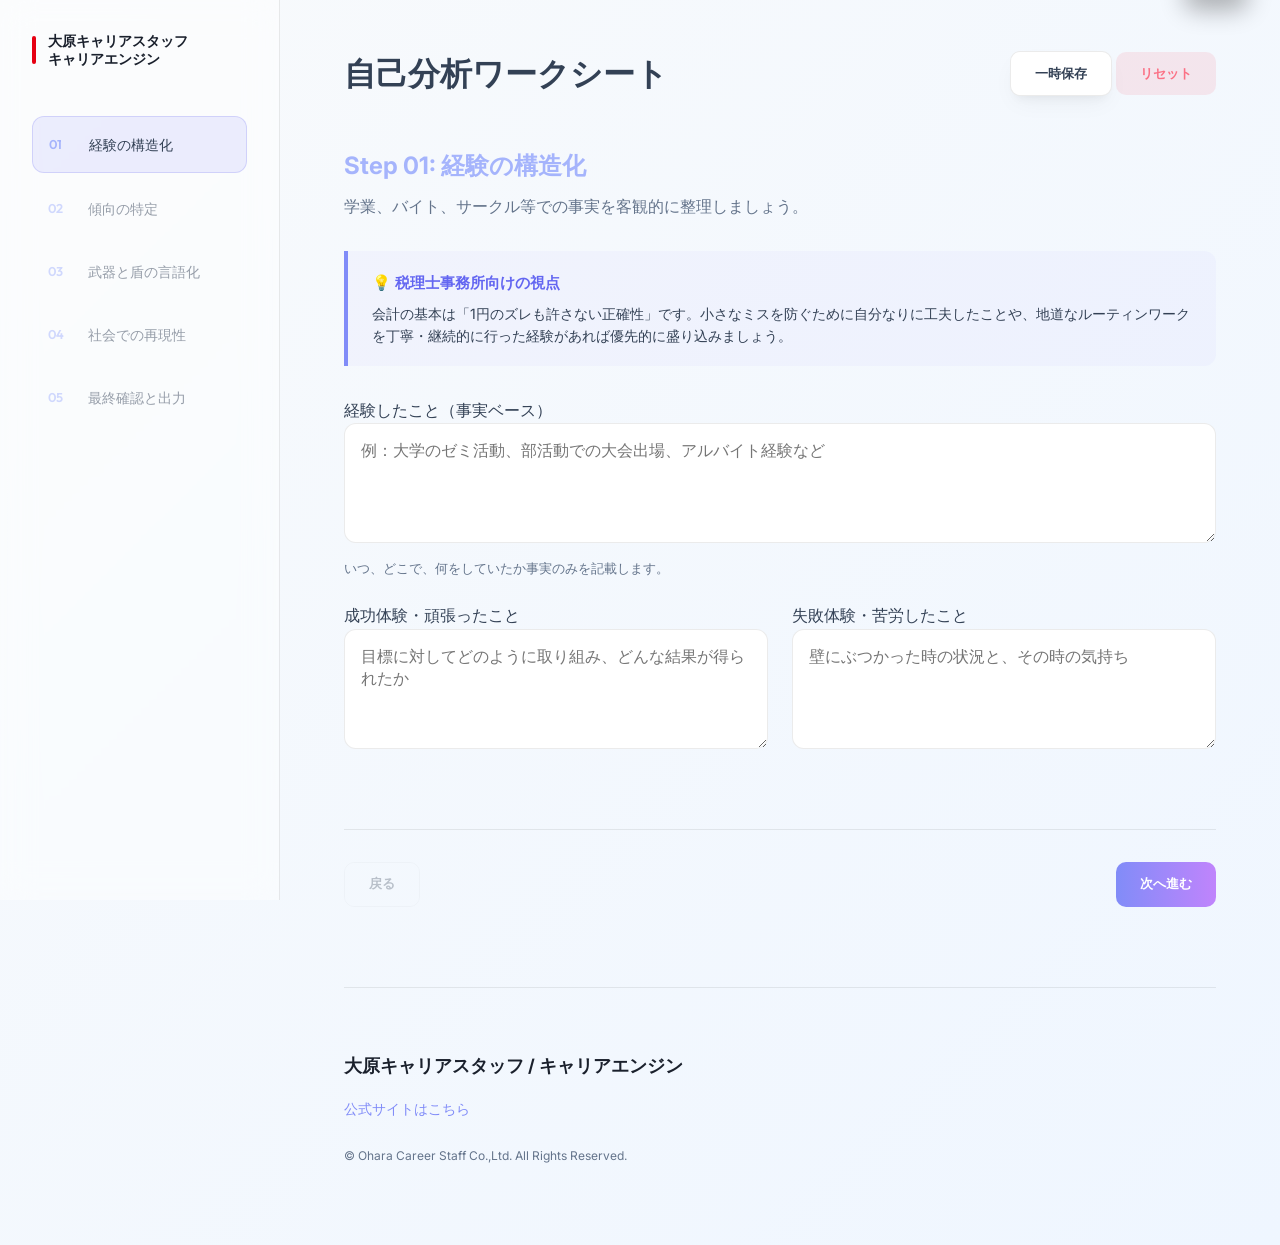
<file: index.html>
<!DOCTYPE html>
<html lang="ja">

<head>
    <meta charset="UTF-8">
    <meta name="viewport" content="width=device-width, initial-scale=1.0">
    <title>自己分析 & キャリアデザインツール (v2.1) | Career Self-Analysis</title>
    <meta name="description" content="新卒就活生のための自己分析サポートツール。4つのステップで強み・弱みを言語化し、ESや面接に活用できる形に整理します。">
    <link rel="preconnect" href="https://fonts.googleapis.com">
    <link rel="preconnect" href="https://fonts.gstatic.com" crossorigin>
    <link
        href="https://fonts.googleapis.com/css2?family=Inter:wght@300;400;500;600;700&family=Outfit:wght@300;400;500;600;700&display=swap"
        rel="stylesheet">
    <link rel="stylesheet" href="style.css">
</head>

<body>
    <div class="app-container">
        <!-- Sidebar Navigation -->
        <aside class="sidebar">
            <div class="logo">
                <div class="brand-accent"></div>
                <div class="brand-text">大原キャリアスタッフ<br><span>キャリアエンジン</span></div>
            </div>
            <nav class="progress-nav">
                <ul>
                    <li class="nav-item active" data-step="1">
                        <span class="step-num">01</span>
                        <span class="step-label">経験の構造化</span>
                    </li>
                    <li class="nav-item" data-step="2">
                        <span class="step-num">02</span>
                        <span class="step-label">傾向の特定</span>
                    </li>
                    <li class="nav-item" data-step="3">
                        <span class="step-num">03</span>
                        <span class="step-label">武器と盾の言語化</span>
                    </li>
                    <li class="nav-item" data-step="4">
                        <span class="step-num">04</span>
                        <span class="step-label">社会での再現性</span>
                    </li>
                    <li class="nav-item" data-step="5">
                        <span class="step-num">05</span>
                        <span class="step-label">最終確認と出力</span>
                    </li>
                </ul>
            </nav>
        </aside>

        <!-- Main Content Area -->
        <main class="main-content">
            <header class="main-header">
                <h2>自己分析ワークシート</h2>
                <div class="header-actions">
                    <button id="save-draft" class="btn btn-secondary">一時保存</button>
                    <button id="reset-form" class="btn btn-danger">リセット</button>
                </div>
            </header>

            <form id="analysis-form">
                <!-- Step 1: Experience Structure -->
                <section id="step-1" class="form-step active">
                    <div class="step-header">
                        <h3>Step 01: 経験の構造化</h3>
                        <p>学業、バイト、サークル等での事実を客観的に整理しましょう。</p>
                    </div>
                    <!-- Tax Office Tip -->
                    <div class="tip-box">
                        <h4>💡 税理士事務所向けの視点</h4>
                        <p>会計の基本は「1円のズレも許さない正確性」です。小さなミスを防ぐために自分なりに工夫したことや、地道なルーティンワークを丁寧・継続的に行った経験があれば優先的に盛り込みましょう。</p>
                    </div>
                    <div class="form-group">
                        <label for="experience-context">経験したこと（事実ベース）</label>
                        <textarea id="experience-context" name="experience-context"
                            placeholder="例：大学のゼミ活動、部活動での大会出場、アルバイト経験など" required></textarea>
                        <small>いつ、どこで、何をしていたか事実のみを記載します。</small>
                    </div>
                    <div class="form-grid">
                        <div class="form-group">
                            <label for="experience-success">成功体験・頑張ったこと</label>
                            <textarea id="experience-success" name="experience-success"
                                placeholder="目標に対してどのように取り組み、どんな結果が得られたか" required></textarea>
                        </div>
                        <div class="form-group">
                            <label for="experience-failure">失敗体験・苦労したこと</label>
                            <textarea id="experience-failure" name="experience-failure"
                                placeholder="壁にぶつかった時の状況と、その時の気持ち" required></textarea>
                        </div>
                    </div>
                </section>

                <!-- Step 2: Identify Tendencies -->
                <section id="step-2" class="form-step">
                    <div class="step-header">
                        <h3>Step 02: 傾向の特定</h3>
                        <p>過去の経験から、あなたの行動特性（クセ）を探ります。</p>
                    </div>
                    <!-- Tax Office Tip -->
                    <div class="tip-box">
                        <h4>💡 税理士事務所向けの視点</h4>
                        <p>事務所では確定申告時期などの繁忙期と閑散期の差が激しいです。プレッシャーがかかる場面での自分の行動傾向や、年上の経営者など「人」と向き合う際の自分の反応を分析してみましょう。</p>
                    </div>
                    <div class="form-group">
                        <label for="high-performance">最も高いパフォーマンスを発揮する条件</label>
                        <textarea id="high-performance" name="high-performance"
                            placeholder="例：期限が明確な時、チームで協力している時、課題が困難な時など" required></textarea>
                    </div>
                    <div class="form-group">
                        <label for="stagnation-pattern">思考・行動が停滞するパターン</label>
                        <textarea id="stagnation-pattern" name="stagnation-pattern"
                            placeholder="例：指示が曖昧な時、一度に多くのことを抱えすぎた時など" required></textarea>
                    </div>
                </section>

                <!-- Step 3: Weapons and Shields (Strengths and Weaknesses) -->
                <section id="step-3" class="form-step">
                    <div class="step-header">
                        <h3>Step 03: 武器と盾の言語化</h3>
                        <p>強みを「武器」として尖らせ、弱みを「盾」で守るための言語化です。</p>
                    </div>
                    <!-- Tax Office Tip -->
                    <div class="tip-box">
                        <h4>💡 税理士事務所向けの視点</h4>
                        <p>「地道に学び続ける姿勢（法改正への対応）」「経営者の悩みに寄り添う傾聴力」「期日を逆算する管理能力」などは、税理士事務所で非常に高く評価される『武器』になります。</p>
                    </div>
                    <div class="form-group">
                        <label for="strength-name">あなたの「強み」に名前をつける</label>
                        <input type="text" id="strength-name" name="strength-name"
                            placeholder="例：完遂力、巻き込み型推進力、徹底した仮設思考力など" required>
                    </div>
                    <div class="form-group">
                        <label for="strength-detail">強みの具体的な根拠</label>
                        <textarea id="strength-detail" name="strength-detail"
                            placeholder="なぜその強みがあると言えるのか、具体的な行動例を挙げましょう。" required></textarea>
                    </div>
                    <div class="form-grid">
                        <div class="form-group">
                            <label for="weakness">弱み（課題）</label>
                            <textarea id="weakness" name="weakness" placeholder="どのような場面で課題感を感じるか" required></textarea>
                        </div>
                        <div class="form-group">
                            <label for="weakness-countermeasure">弱みに対する「工夫・改善策」</label>
                            <textarea id="weakness-countermeasure" name="weakness-countermeasure"
                                placeholder="弱みが出ないように、具体的にどのような意識・行動をセットにしているか" required></textarea>
                        </div>
                    </div>
                </section>

                <!-- Step 4: Reproducibility in Society -->
                <section id="step-4" class="form-step">
                    <div class="step-header">
                        <h3>Step 04: 社会での再現性</h3>
                        <p>言語化した強み・弱みを、実際の仕事現場でどう活かすか考えます。</p>
                    </div>
                    <!-- Tax Office Tip -->
                    <div class="tip-box">
                        <h4>💡 税理士事務所向けの視点</h4>
                        <p>単なる入力作業役ではなく「中小企業の経営者を支えるパートナー」として、自分の強みがどう役立つか（例：経営判断の材料を素早く提供するなど）をイメージして記載しましょう。</p>
                    </div>
                    <div class="form-group">
                        <label for="contribution">企業への貢献（どう強みを使うか）</label>
                        <textarea id="contribution" name="contribution" placeholder="ex)正確性、継続力、学習力、指示理解・報連相"
                            required></textarea>
                    </div>
                    <div class="form-group">
                        <label for="risk-control">リスクコントロール（どう弱みを抑えるか）</label>
                        <textarea id="risk-control" name="risk-control" placeholder="仕事をする上で、弱みによるミスをどう防ぐか、周囲とどう連携するか。"
                            required></textarea>
                    </div>
                </section>

                <!-- Step 5: Final Review -->
                <section id="step-5" class="form-step">
                    <div class="step-header">
                        <h3>Step 05: 最終確認と出力</h3>
                        <p>入力内容をまとめました。ESや面接の準備に活用してください。</p>
                    </div>
                    <div id="final-summary" class="summary-card">
                        <!-- Content will be generated by JS -->
                        <div class="placeholder">全てのステップを入力すると、こちらにプレビューが表示されます。</div>
                    </div>
                    <div class="summary-actions">
                        <button type="button" id="copy-summary" class="btn btn-primary">クリップボードにコピー</button>
                        <button type="button" id="download-summary" class="btn btn-secondary">テキストとして保存</button>
                    </div>
                </section>

                <!-- Navigation Buttons -->
                <div class="form-navigation">
                    <button type="button" id="prev-btn" class="btn btn-outline" disabled>戻る</button>
                    <button type="button" id="next-btn" class="btn btn-primary">次へ進む</button>
                </div>
            </form>

            <footer class="main-footer">
                <div class="footer-logo">大原キャリアスタッフ / キャリアエンジン</div>
                <div class="footer-links">
                    <a href="https://www.o-hara-cs.com/" target="_blank" rel="noopener noreferrer"
                        class="footer-link">公式サイトはこちら</a>
                </div>
                <div class="copyright">© Ohara Career Staff Co.,Ltd. All Rights Reserved.</div>
            </footer>
        </main>
    </div>

    <!-- Toast Notification -->
    <div id="toast" class="toast"></div>

    <script>
        console.log('inline script loading...');

        window.onerror = function (msg, url, line, col, error) {
            console.error('Global error caught:', msg, 'at', line, ':', col);
            return false;
        };

        const initApp = () => {
            console.log('initApp started');
            // Selectors
            const form = document.getElementById('analysis-form');
            const steps = document.querySelectorAll('.form-step');
            const navItems = document.querySelectorAll('.nav-item');
            const prevBtn = document.getElementById('prev-btn');
            const nextBtn = document.getElementById('next-btn');
            const toast = document.getElementById('toast');
            const finalSummary = document.getElementById('final-summary');
            const saveBtn = document.getElementById('save-draft');
            const resetBtn = document.getElementById('reset-form');

            if (!nextBtn) {
                console.error('nextBtn not found!');
                return;
            }

            let currentStep = 1;

            // Functions
            const showToast = (msg) => {
                console.log('Toast:', msg);
                if (!toast) return;
                toast.textContent = msg;
                toast.className = 'toast show';
                setTimeout(() => toast.className = 'toast', 3000);
            };

            const updateUI = () => {
                console.log('Updating UI for step:', currentStep);
                steps.forEach((s, i) => {
                    if (i + 1 === currentStep) {
                        s.classList.add('active');
                    } else {
                        s.classList.remove('active');
                    }
                });

                navItems.forEach((n, i) => {
                    n.classList.toggle('active', i + 1 === currentStep);
                    n.classList.toggle('completed', i + 1 < currentStep);
                });

                if (prevBtn) prevBtn.disabled = currentStep === 1;
                if (nextBtn) {
                    nextBtn.textContent = currentStep === steps.length ? '完了' : '次へ進む';
                }

                if (currentStep === 5) generateSummary();
            };

            const generateSummary = () => {
                const d = (id) => {
                    const el = document.getElementById(id);
                    return el ? (el.value || '(未入力)') : '(ID不備)';
                };
                if (finalSummary) {
                    finalSummary.innerHTML = `
                <div class="summary-section">
                    <h4 style="color: #818cf8; margin-bottom: 1rem;">■ Step 1: 経験の構造化</h4>
                    <p><strong>経験概要:</strong> ${d('experience-context')}</p>
                    <p><strong>成功体験:</strong> ${d('experience-success')}</p>
                    <p><strong>失敗・苦労:</strong> ${d('experience-failure')}</p>
                </div>
                <div class="summary-section" style="margin-top: 1.5rem;">
                    <h4 style="color: #818cf8; margin-bottom: 1rem;">■ Step 2: 傾向の特定</h4>
                    <p><strong>活躍条件:</strong> ${d('high-performance')}</p>
                    <p><strong>停滞パターン:</strong> ${d('stagnation-pattern')}</p>
                </div>
                <div class="summary-section" style="margin-top: 1.5rem;">
                    <h4 style="color: #818cf8; margin-bottom: 1rem;">■ Step 3: 武器と盾</h4>
                    <p><strong>強みの名称:</strong> ${d('strength-name')}</p>
                    <p><strong>根拠:</strong> ${d('strength-detail')}</p>
                    <p><strong>弱み:</strong> ${d('weakness')}</p>
                    <p><strong>対策:</strong> ${d('weakness-countermeasure')}</p>
                </div>
                <div class="summary-section" style="margin-top: 1.5rem;">
                    <h4 style="color: #818cf8; margin-bottom: 1rem;">■ Step 4: 社会での再現性</h4>
                    <p><strong>貢献イメージ:</strong> ${d('contribution')}</p>
                    <p><strong>リスク管理:</strong> ${d('risk-control')}</p>
                </div>
            `;
                }
            };

            const saveData = () => {
                try {
                    const data = {};
                    if (form) {
                        form.querySelectorAll('input, textarea').forEach(el => {
                            if (el.id) data[el.id] = el.value;
                        });
                    }
                    localStorage.setItem('career_analysis_v1', JSON.stringify(data));
                    showToast('進捗を保存しました');
                } catch (e) {
                    console.warn('saveData: localStorage is not accessible:', e);
                }
            };

            const loadData = () => {
                try {
                    const saved = JSON.parse(localStorage.getItem('career_analysis_v1') || '{}');
                    Object.entries(saved).forEach(([id, val]) => {
                        const el = document.getElementById(id);
                        if (el) el.value = val;
                    });
                } catch (e) {
                    console.warn('loadData: localStorage is not accessible:', e);
                }
            };

            // Event Listeners
            nextBtn.addEventListener('click', () => {
                console.log('Next button clicked. Current step:', currentStep);
                if (currentStep < steps.length) {
                    currentStep++;
                    console.log('Moving to step:', currentStep);
                    updateUI();
                    saveData();
                    window.scrollTo({ top: 0, behavior: 'smooth' });
                } else {
                    showToast('全てのワークが完了しました！');
                }
            });

            if (prevBtn) {
                prevBtn.addEventListener('click', () => {
                    if (currentStep > 1) {
                        currentStep--;
                        updateUI();
                        window.scrollTo({ top: 0, behavior: 'smooth' });
                    }
                });
            }

            if (saveBtn) saveBtn.addEventListener('click', saveData);

            if (resetBtn) {
                resetBtn.addEventListener('click', () => {
                    if (confirm('全ての入力をリセットしますか？')) {
                        if (form) form.reset();
                        localStorage.removeItem('career_analysis_v1');
                        currentStep = 1;
                        updateUI();
                        showToast('リセット完了');
                    }
                });
            }

            const copyBtn = document.getElementById('copy-summary');
            if (copyBtn) {
                copyBtn.addEventListener('click', () => {
                    const text = finalSummary ? finalSummary.innerText : '';
                    navigator.clipboard.writeText(text).then(() => showToast('コピーしました'));
                });
            }

            const downloadBtn = document.getElementById('download-summary');
            if (downloadBtn) {
                downloadBtn.addEventListener('click', () => {
                    const text = finalSummary ? finalSummary.innerText : '';
                    const blob = new Blob([text], { type: 'text/plain' });
                    const url = URL.createObjectURL(blob);
                    const a = document.createElement('a');
                    a.href = url;
                    a.download = 'career_self_analysis.txt';
                    a.click();
                    showToast('ファイルをダウンロードします');
                });
            }

            // Init Logic
            console.log('Executing final init');
            loadData();
            updateUI();
        };

        // Start initialization
        if (document.readyState === 'loading') {
            document.addEventListener('DOMContentLoaded', initApp);
        } else {
            initApp();
        }
    </script>
</body>

</html>
</file>
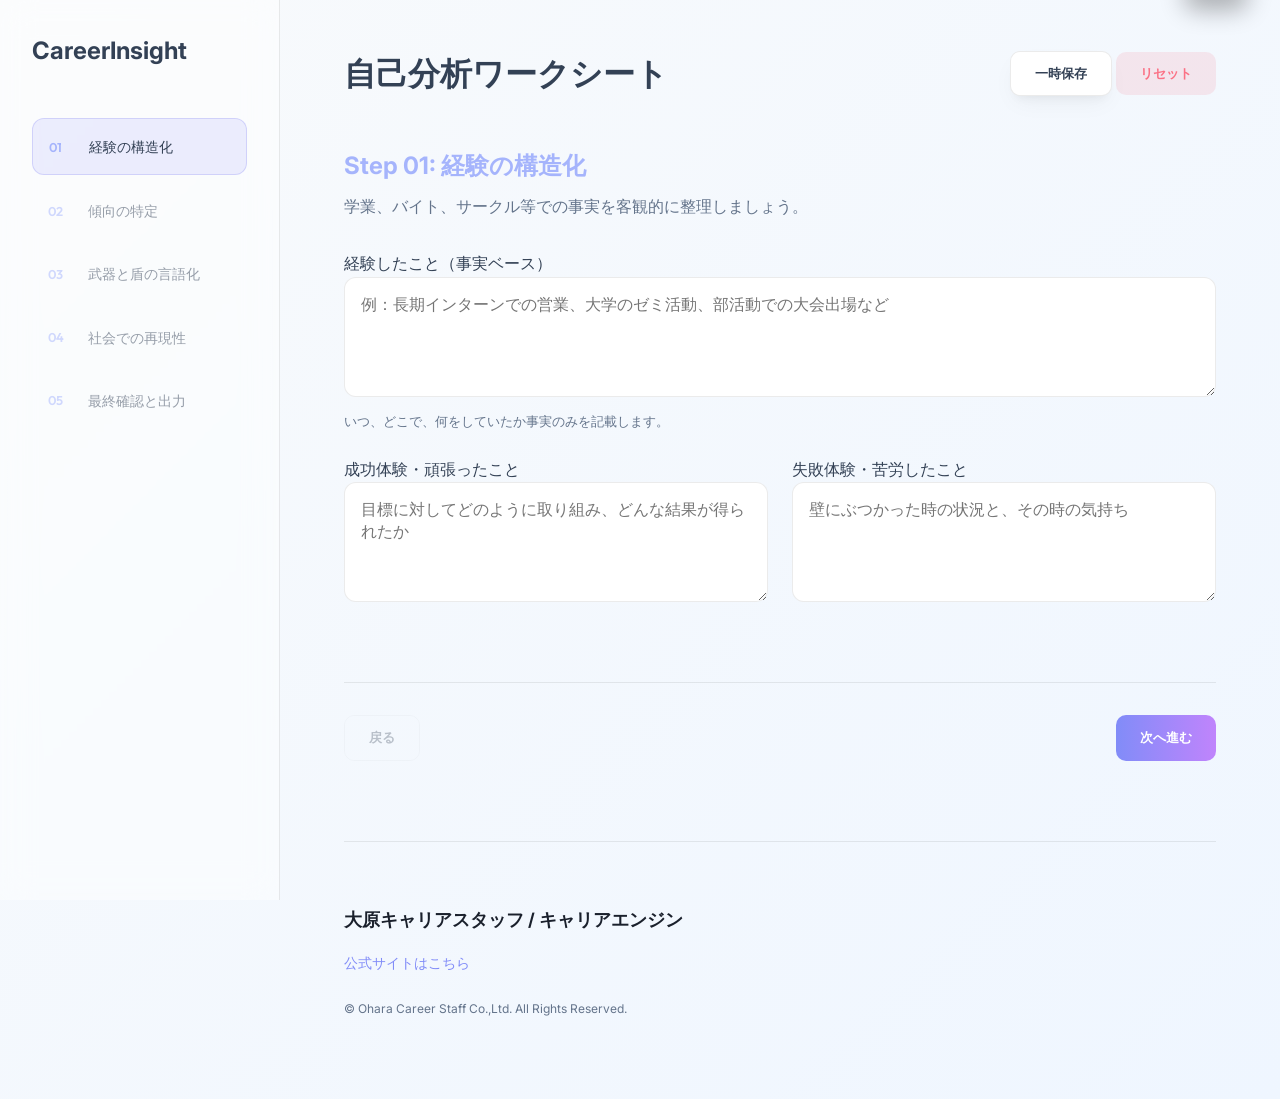
<file: debug.html>
<!DOCTYPE html>
<html lang="ja">
<head>
    <meta charset="UTF-8">
    <meta name="viewport" content="width=device-width, initial-scale=1.0">
    <title>自己分析 & キャリアデザインツール (v2.1) | Career Self-Analysis</title>
    <meta name="description" content="新卒就活生のための自己分析サポートツール。4つのステップで強み・弱みを言語化し、ESや面接に活用できる形に整理します。">
    <link rel="preconnect" href="https://fonts.googleapis.com">
    <link rel="preconnect" href="https://fonts.gstatic.com" crossorigin>
    <link href="https://fonts.googleapis.com/css2?family=Inter:wght@300;400;500;600;700&family=Outfit:wght@300;400;500;600;700&display=swap" rel="stylesheet">
    <link rel="stylesheet" href="style.css">
</head>
<body>
    <div class="app-container">
        <!-- Sidebar Navigation -->
        <aside class="sidebar">
            <div class="logo">
                <h1>Career<span>Insight</span></h1>
            </div>
            <nav class="progress-nav">
                <ul>
                    <li class="nav-item active" data-step="1">
                        <span class="step-num">01</span>
                        <span class="step-label">経験の構造化</span>
                    </li>
                    <li class="nav-item" data-step="2">
                        <span class="step-num">02</span>
                        <span class="step-label">傾向の特定</span>
                    </li>
                    <li class="nav-item" data-step="3">
                        <span class="step-num">03</span>
                        <span class="step-label">武器と盾の言語化</span>
                    </li>
                    <li class="nav-item" data-step="4">
                        <span class="step-num">04</span>
                        <span class="step-label">社会での再現性</span>
                    </li>
                    <li class="nav-item" data-step="5">
                        <span class="step-num">05</span>
                        <span class="step-label">最終確認と出力</span>
                    </li>
                </ul>
            </nav>
        </aside>

        <!-- Main Content Area -->
        <main class="main-content">
            <header class="main-header">
                <h2>自己分析ワークシート</h2>
                <div class="header-actions">
                    <button id="save-draft" class="btn btn-secondary">一時保存</button>
                    <button id="reset-form" class="btn btn-danger">リセット</button>
                </div>
            </header>

            <form id="analysis-form">
                <!-- Step 1: Experience Structure -->
                <section id="step-1" class="form-step active">
                    <div class="step-header">
                        <h3>Step 01: 経験の構造化</h3>
                        <p>学業、バイト、サークル等での事実を客観的に整理しましょう。</p>
                    </div>
                    <div class="form-group">
                        <label for="experience-context">経験したこと（事実ベース）</label>
                        <textarea id="experience-context" name="experience-context" placeholder="例：長期インターンでの営業、大学のゼミ活動、部活動での大会出場など" required></textarea>
                        <small>いつ、どこで、何をしていたか事実のみを記載します。</small>
                    </div>
                    <div class="form-grid">
                        <div class="form-group">
                            <label for="experience-success">成功体験・頑張ったこと</label>
                            <textarea id="experience-success" name="experience-success" placeholder="目標に対してどのように取り組み、どんな結果が得られたか" required></textarea>
                        </div>
                        <div class="form-group">
                            <label for="experience-failure">失敗体験・苦労したこと</label>
                            <textarea id="experience-failure" name="experience-failure" placeholder="壁にぶつかった時の状況と、その時の気持ち" required></textarea>
                        </div>
                    </div>
                </section>

                <!-- Step 2: Identify Tendencies -->
                <section id="step-2" class="form-step">
                    <div class="step-header">
                        <h3>Step 02: 傾向の特定</h3>
                        <p>過去の経験から、あなたの行動特性（クセ）を探ります。</p>
                    </div>
                    <div class="form-group">
                        <label for="high-performance">最も高いパフォーマンスを発揮する条件</label>
                        <textarea id="high-performance" name="high-performance" placeholder="例：期限が明確な時、チームで協力している時、課題が困難な時など" required></textarea>
                    </div>
                    <div class="form-group">
                        <label for="stagnation-pattern">思考・行動が停滞するパターン</label>
                        <textarea id="stagnation-pattern" name="stagnation-pattern" placeholder="例：指示が曖昧な時、一度に多くのことを抱えすぎた時など" required></textarea>
                    </div>
                </section>

                <!-- Step 3: Weapons and Shields (Strengths and Weaknesses) -->
                <section id="step-3" class="form-step">
                    <div class="step-header">
                        <h3>Step 03: 武器と盾の言語化</h3>
                        <p>強みを「武器」として尖らせ、弱みを「盾」で守るための言語化です。</p>
                    </div>
                    <div class="form-group">
                        <label for="strength-name">あなたの「強み」に名前をつける</label>
                        <input type="text" id="strength-name" name="strength-name" placeholder="例：完遂力、巻き込み型推進力、徹底した仮設思考力など" required>
                    </div>
                    <div class="form-group">
                        <label for="strength-detail">強みの具体的な根拠</label>
                        <textarea id="strength-detail" name="strength-detail" placeholder="なぜその強みがあると言えるのか、具体的な行動例を挙げてください。" required></textarea>
                    </div>
                    <div class="form-grid">
                        <div class="form-group">
                            <label for="weakness">弱み（課題）</label>
                            <textarea id="weakness" name="weakness" placeholder="どのような場面で課題感を感じるか" required></textarea>
                        </div>
                        <div class="form-group">
                            <label for="weakness-countermeasure">弱みに対する「工夫・改善策」</label>
                            <textarea id="weakness-countermeasure" name="weakness-countermeasure" placeholder="弱みが出ないように、具体的にどのような行動をセットにしているか" required></textarea>
                        </div>
                    </div>
                </section>

                <!-- Step 4: Reproducibility in Society -->
                <section id="step-4" class="form-step">
                    <div class="step-header">
                        <h3>Step 04: 社会での再現性</h3>
                        <p>言語化した強み・弱みを、実際の仕事現場でどう活かすか考えます。</p>
                    </div>
                    <div class="form-group">
                        <label for="contribution">企業への貢献（どう強みを使うか）</label>
                        <textarea id="contribution" name="contribution" placeholder="営業、企画、事務など、具体的な職種での活躍イメージを記載してください。" required></textarea>
                    </div>
                    <div class="form-group">
                        <label for="risk-control">リスクコントロール（どう弱みを抑えるか）</label>
                        <textarea id="risk-control" name="risk-control" placeholder="仕事をする上で、弱みによるミスをどう防ぐか、周囲とどう連携するか。" required></textarea>
                    </div>
                </section>

                <!-- Step 5: Final Review -->
                <section id="step-5" class="form-step">
                    <div class="step-header">
                        <h3>Step 05: 最終確認と出力</h3>
                        <p>入力内容をまとめました。ESや面接の準備に活用してください。</p>
                    </div>
                    <div id="final-summary" class="summary-card">
                        <!-- Content will be generated by JS -->
                        <div class="placeholder">全てのステップを入力すると、こちらにプレビューが表示されます。</div>
                    </div>
                    <div class="summary-actions">
                        <button type="button" id="copy-summary" class="btn btn-primary">クリップボードにコピー</button>
                        <button type="button" id="download-summary" class="btn btn-secondary">テキストとして保存</button>
                    </div>
                </section>

                <!-- Navigation Buttons -->
                <div class="form-navigation">
                    <button type="button" id="prev-btn" class="btn btn-outline" disabled>戻る</button>
                    <button type="button" id="next-btn" class="btn btn-primary">次へ進む</button>
                </div>
            </form>

            <footer class="main-footer">
                <div class="footer-logo">大原キャリアスタッフ / キャリアエンジン</div>
                <div class="footer-links">
                    <a href="https://www.o-hara-cs.com/" target="_blank" rel="noopener noreferrer" class="footer-link">公式サイトはこちら</a>
                </div>
                <div class="copyright">© Ohara Career Staff Co.,Ltd. All Rights Reserved.</div>
            </footer>
        </main>
    </div>

    <!-- Toast Notification -->
    <div id="toast" class="toast"></div>

    <script>
console.log('inline script loading...');

window.onerror = function(msg, url, line, col, error) {
    console.error('Global error caught:', msg, 'at', line, ':', col);
    return false;
};

const initApp = () => {
    console.log('initApp started');
    // Selectors
    const form = document.getElementById('analysis-form');
    const steps = document.querySelectorAll('.form-step');
    const navItems = document.querySelectorAll('.nav-item');
    const prevBtn = document.getElementById('prev-btn');
    const nextBtn = document.getElementById('next-btn');
    const toast = document.getElementById('toast');
    const finalSummary = document.getElementById('final-summary');
    const saveBtn = document.getElementById('save-draft');
    const resetBtn = document.getElementById('reset-form');

    if (!nextBtn) {
        console.error('nextBtn not found!');
        return;
    }

    let currentStep = 1;

    // Functions
    const showToast = (msg) => {
        console.log('Toast:', msg);
        if (!toast) return;
        toast.textContent = msg;
        toast.className = 'toast show';
        setTimeout(() => toast.className = 'toast', 3000);
    };

    const updateUI = () => {
        console.log('Updating UI for step:', currentStep);
        steps.forEach((s, i) => {
            if (i + 1 === currentStep) {
                s.classList.add('active');
            } else {
                s.classList.remove('active');
            }
        });

        navItems.forEach((n, i) => {
            n.classList.toggle('active', i + 1 === currentStep);
            n.classList.toggle('completed', i + 1 < currentStep);
        });

        if (prevBtn) prevBtn.disabled = currentStep === 1;
        if (nextBtn) {
            nextBtn.textContent = currentStep === steps.length ? '完了' : '次へ進む';
        }

        if (currentStep === 5) generateSummary();
    };

    const generateSummary = () => {
        const d = (id) => {
            const el = document.getElementById(id);
            return el ? (el.value || '(未入力)') : '(ID不備)';
        };
        if (finalSummary) {
            finalSummary.innerHTML = `
                <div class="summary-section">
                    <h4 style="color: #818cf8; margin-bottom: 1rem;">■ Step 1: 経験の構造化</h4>
                    <p><strong>経験概要:</strong> ${d('experience-context')}</p>
                    <p><strong>成功体験:</strong> ${d('experience-success')}</p>
                    <p><strong>失敗・苦労:</strong> ${d('experience-failure')}</p>
                </div>
                <div class="summary-section" style="margin-top: 1.5rem;">
                    <h4 style="color: #818cf8; margin-bottom: 1rem;">■ Step 2: 傾向の特定</h4>
                    <p><strong>活躍条件:</strong> ${d('high-performance')}</p>
                    <p><strong>停滞パターン:</strong> ${d('stagnation-pattern')}</p>
                </div>
                <div class="summary-section" style="margin-top: 1.5rem;">
                    <h4 style="color: #818cf8; margin-bottom: 1rem;">■ Step 3: 武器と盾</h4>
                    <p><strong>強みの名称:</strong> ${d('strength-name')}</p>
                    <p><strong>根拠:</strong> ${d('strength-detail')}</p>
                    <p><strong>弱み:</strong> ${d('weakness')}</p>
                    <p><strong>対策:</strong> ${d('weakness-countermeasure')}</p>
                </div>
                <div class="summary-section" style="margin-top: 1.5rem;">
                    <h4 style="color: #818cf8; margin-bottom: 1rem;">■ Step 4: 社会での再現性</h4>
                    <p><strong>貢献イメージ:</strong> ${d('contribution')}</p>
                    <p><strong>リスク管理:</strong> ${d('risk-control')}</p>
                </div>
            `;
        }
    };

    const saveData = () => {
        try {
            const data = {};
            if (form) {
                form.querySelectorAll('input, textarea').forEach(el => {
                    if (el.id) data[el.id] = el.value;
                });
            }
            localStorage.setItem('career_analysis_v1', JSON.stringify(data));
            showToast('進捗を保存しました');
        } catch (e) {
            console.warn('saveData: localStorage is not accessible:', e);
        }
    };

    const loadData = () => {
        try {
            const saved = JSON.parse(localStorage.getItem('career_analysis_v1') || '{}');
            Object.entries(saved).forEach(([id, val]) => {
                const el = document.getElementById(id);
                if (el) el.value = val;
            });
        } catch (e) {
            console.warn('loadData: localStorage is not accessible:', e);
        }
    };

    // Event Listeners
    nextBtn.addEventListener('click', () => {
        console.log('Next button clicked. Current step:', currentStep);
        if (currentStep < steps.length) {
            currentStep++;
            console.log('Moving to step:', currentStep);
            updateUI();
            saveData();
            window.scrollTo({ top: 0, behavior: 'smooth' });
        } else {
            showToast('全てのワークが完了しました！');
        }
    });

    if (prevBtn) {
        prevBtn.addEventListener('click', () => {
            if (currentStep > 1) {
                currentStep--;
                updateUI();
                window.scrollTo({ top: 0, behavior: 'smooth' });
            }
        });
    }

    if (saveBtn) saveBtn.addEventListener('click', saveData);

    if (resetBtn) {
        resetBtn.addEventListener('click', () => {
            if (confirm('全ての入力をリセットしますか？')) {
                if (form) form.reset();
                localStorage.removeItem('career_analysis_v1');
                currentStep = 1;
                updateUI();
                showToast('リセット完了');
            }
        });
    }

    const copyBtn = document.getElementById('copy-summary');
    if (copyBtn) {
        copyBtn.addEventListener('click', () => {
            const text = finalSummary ? finalSummary.innerText : '';
            navigator.clipboard.writeText(text).then(() => showToast('コピーしました'));
        });
    }

    const downloadBtn = document.getElementById('download-summary');
    if (downloadBtn) {
        downloadBtn.addEventListener('click', () => {
            const text = finalSummary ? finalSummary.innerText : '';
            const blob = new Blob([text], { type: 'text/plain' });
            const url = URL.createObjectURL(blob);
            const a = document.createElement('a');
            a.href = url;
            a.download = 'career_self_analysis.txt';
            a.click();
            showToast('ファイルをダウンロードします');
        });
    }

    // Init Logic
    console.log('Executing final init');
    loadData();
    updateUI();
};

// Start initialization
if (document.readyState === 'loading') {
    document.addEventListener('DOMContentLoaded', initApp);
} else {
    initApp();
}
    </script>
</body>
</html>
</file>
<file: style.css>
:root {
    --primary: #818cf8;
    /* Soft Indigo */
    --primary-light: #a5b4fc;
    --primary-dark: #6366f1;
    --secondary: #c084fc;
    /* Soft Purple */
    --accent: #fb7185;
    /* Soft Rose */
    --bg-gradient: linear-gradient(135deg, #f8fafc 0%, #eff6ff 100%);
    --card-bg: rgba(255, 255, 255, 0.7);
    --card-border: rgba(0, 0, 0, 0.08);
    --text-main: #334155;
    --text-muted: #64748b;
    --input-bg: #ffffff;
    --sidebar-width: 280px;
    --transition: all 0.3s cubic-bezier(0.4, 0, 0.2, 1);
    --glass-blur: blur(16px);
    --shadow-soft: 0 10px 25px -5px rgba(0, 0, 0, 0.05), 0 8px 10px -6px rgba(0, 0, 0, 0.05);
}

* {
    margin: 0;
    padding: 0;
    box-sizing: border-box;
}

body {
    font-family: 'Inter', 'Outfit', sans-serif;
    background: var(--bg-gradient);
    color: var(--text-main);
    min-height: 100vh;
    overflow-x: hidden;
    line-height: 1.6;
}

/* Layout */
.app-container {
    display: flex;
    min-height: 100vh;
}

/* Sidebar */
.sidebar {
    width: var(--sidebar-width);
    background: rgba(255, 255, 255, 0.45);
    backdrop-filter: var(--glass-blur);
    border-right: 1px solid var(--card-border);
    padding: 2rem;
    position: fixed;
    height: 100vh;
    z-index: 100;
}

.logo {
    display: flex;
    align-items: center;
    gap: 0.75rem;
    margin-bottom: 2.5rem;
}

.brand-accent {
    width: 4px;
    height: 1.8rem;
    background-color: #e60012;
    /* Ohara Red */
    border-radius: 2px;
}

.brand-text {
    font-family: 'Inter', sans-serif;
    font-weight: 700;
    color: #1a202c;
    /* Deep Dark Gray */
    font-size: 0.9rem;
    line-height: 1.25;
}

.brand-text span {
    font-size: 0.9rem;
    font-weight: 700;
    color: #1a202c;
    display: inline-block;
}

.progress-nav {
    margin-top: 3rem;
}

.progress-nav ul {
    list-style: none;
}

.nav-item {
    display: flex;
    align-items: center;
    gap: 1rem;
    padding: 1rem;
    margin-bottom: 0.5rem;
    border-radius: 12px;
    cursor: default;
    transition: var(--transition);
    opacity: 0.5;
}

.nav-item.active {
    background: rgba(99, 102, 241, 0.1);
    border: 1px solid rgba(99, 102, 241, 0.2);
    opacity: 1;
}

.nav-item.completed {
    opacity: 1;
}

.step-num {
    font-family: 'Outfit', sans-serif;
    font-weight: 600;
    font-size: 0.8rem;
    color: var(--primary-light);
    width: 24px;
}

.step-label {
    font-size: 0.9rem;
    font-weight: 500;
}

/* Main Content */
.main-content {
    flex: 1;
    margin-left: var(--sidebar-width);
    padding: 3rem 5%;
    max-width: 1200px;
}

.main-header {
    display: flex;
    justify-content: space-between;
    align-items: center;
    margin-bottom: 3rem;
}

.main-header h2 {
    font-family: 'Outfit', sans-serif;
    font-size: 2rem;
    font-weight: 600;
}

/* Form Styles */
.form-step {
    display: none;
    animation: fadeIn 0.5s ease-out;
}

.form-step.active {
    display: block;
}

@keyframes fadeIn {
    from {
        opacity: 0;
        transform: translateY(10px);
    }

    to {
        opacity: 1;
        transform: translateY(0);
    }
}

.step-header {
    margin-bottom: 2rem;
}

.step-header h3 {
    font-size: 1.5rem;
    margin-bottom: 0.5rem;
    color: var(--primary-light);
}

.step-header p {
    color: var(--text-muted);
}

.form-grid {
    display: grid;
    grid-template-columns: 1fr 1fr;
    gap: 1.5rem;
}

.form-group {
    margin-bottom: 1.5rem;
}

推label {
    display: block;
    margin-bottom: 0.5rem;
    font-weight: 500;
    font-size: 0.95rem;
}

textarea,
input[type="text"] {
    width: 100%;
    background: var(--input-bg);
    border: 1px solid var(--card-border);
    border-radius: 12px;
    color: var(--text-main);
    padding: 1rem;
    font-family: inherit;
    font-size: 1rem;
    transition: var(--transition);
}

textarea {
    min-height: 120px;
    resize: vertical;
}

textarea:focus,
input:focus {
    outline: none;
    border-color: var(--primary);
    background: #ffffff;
    box-shadow: 0 0 0 4px rgba(129, 140, 248, 0.15);
}

small {
    display: block;
    margin-top: 0.5rem;
    color: var(--text-muted);
    font-size: 0.8rem;
}

/* Buttons */
.btn {
    padding: 0.8rem 1.5rem;
    border-radius: 10px;
    font-weight: 600;
    font-family: 'Outfit', sans-serif;
    cursor: pointer;
    transition: var(--transition);
    border: none;
    display: inline-flex;
    align-items: center;
    gap: 0.5rem;
}

.btn-primary {
    background: linear-gradient(to right, var(--primary), var(--secondary));
    color: white;
}

.btn-primary:hover {
    transform: translateY(-2px);
    box-shadow: 0 10px 15px -3px rgba(99, 102, 241, 0.3);
}

.btn-secondary {
    background: var(--input-bg);
    color: var(--text-main);
    border: 1px solid var(--card-border);
    box-shadow: var(--shadow-soft);
}

.btn-secondary:hover {
    background: #f1f5f9;
}

.btn-outline {
    background: transparent;
    border: 1px solid var(--card-border);
    color: var(--text-main);
}

.btn-outline:hover {
    border-color: var(--primary);
    color: var(--primary-light);
}

.btn-danger {
    background: rgba(244, 63, 94, 0.1);
    color: var(--accent);
}

.btn-danger:hover {
    background: rgba(244, 63, 94, 0.2);
}

.btn:disabled {
    opacity: 0.3;
    cursor: not-allowed;
    transform: none !important;
    box-shadow: none !important;
}

/* Navigation Footer */
.form-navigation {
    margin-top: 3rem;
    padding-top: 2rem;
    border-top: 1px solid var(--card-border);
    display: flex;
    justify-content: space-between;
}

/* Summary Card */
.summary-card {
    background: var(--card-bg);
    backdrop-filter: var(--glass-blur);
    border: 1px solid var(--card-border);
    border-radius: 24px;
    padding: 2.5rem;
    margin-bottom: 2rem;
    box-shadow: var(--shadow-soft);
}

.placeholder {
    text-align: center;
    color: var(--text-muted);
    padding: 3rem;
    border: 2px dashed var(--card-border);
    border-radius: 12px;
}

.summary-actions {
    display: flex;
    gap: 1rem;
}

/* Toast */
.toast {
    position: fixed;
    top: 2rem;
    right: 2rem;
    background: var(--primary-dark);
    color: white;
    padding: 1rem 2rem;
    border-radius: 12px;
    box-shadow: 0 10px 25px rgba(0, 0, 0, 0.3);
    transform: translateY(-200%);
    transition: transform 0.3s ease;
    z-index: 1000;
}

.toast.show {
    transform: translateY(0);
}

/* Responsive */
@media (max-width: 1024px) {
    .sidebar {
        width: 80px;
        padding: 1.5rem 1rem;
    }

    /* .logo span hidden only for narrow viewports where sidebar is collapsed */
    .sidebar .nav-item .step-num+span,
    .step-label {
        display: none;
    }

    .main-content {
        margin-left: 80px;
    }

    .form-grid {
        grid-template-columns: 1fr;
    }
}

@media (max-width: 768px) {
    .sidebar {
        display: none;
    }

    .main-content {
        margin-left: 0;
        padding: 2rem 1rem;
    }

    .main-header h2 {
        font-size: 1.5rem;
    }
}

/* Tip Box */
.tip-box {
    background: rgba(129, 140, 248, 0.05);
    border-left: 4px solid var(--primary);
    padding: 1.25rem 1.5rem;
    margin-bottom: 2rem;
    border-radius: 0 12px 12px 0;
}

.tip-box h4 {
    color: var(--primary-dark);
    font-size: 0.95rem;
    margin-bottom: 0.5rem;
    display: flex;
    align-items: center;
    gap: 0.5rem;
    font-weight: 600;
}

.tip-box h4 i {
    font-size: 1rem;
}

.tip-box p {
    font-size: 0.88rem;
    color: var(--text-main);
    line-height: 1.5;
}

/* Footer */
.main-footer {
    margin-top: 5rem;
    padding: 4rem 0 2rem;
    border-top: 1px solid var(--card-border);
    /* text-align: center; */
}

.footer-logo {
    font-family: 'Inter', sans-serif;
    font-weight: 700;
    font-size: 1.1rem;
    color: #1a202c;
    margin-bottom: 1rem;
}

.footer-links {
    margin-bottom: 1.5rem;
}

.footer-link {
    color: var(--primary);
    text-decoration: none;
    font-size: 0.9rem;
    font-weight: 500;
    transition: var(--transition);
}

.footer-link:hover {
    color: var(--primary-dark);
    text-decoration: underline;
}

.copyright {
    color: var(--text-muted);
    font-size: 0.75rem;
    margin-top: 1.5rem;
}

@media (max-width: 768px) {
    .main-footer {
        margin-top: 3rem;
        padding: 3rem 1rem 1.5rem;
    }
}
</file>
